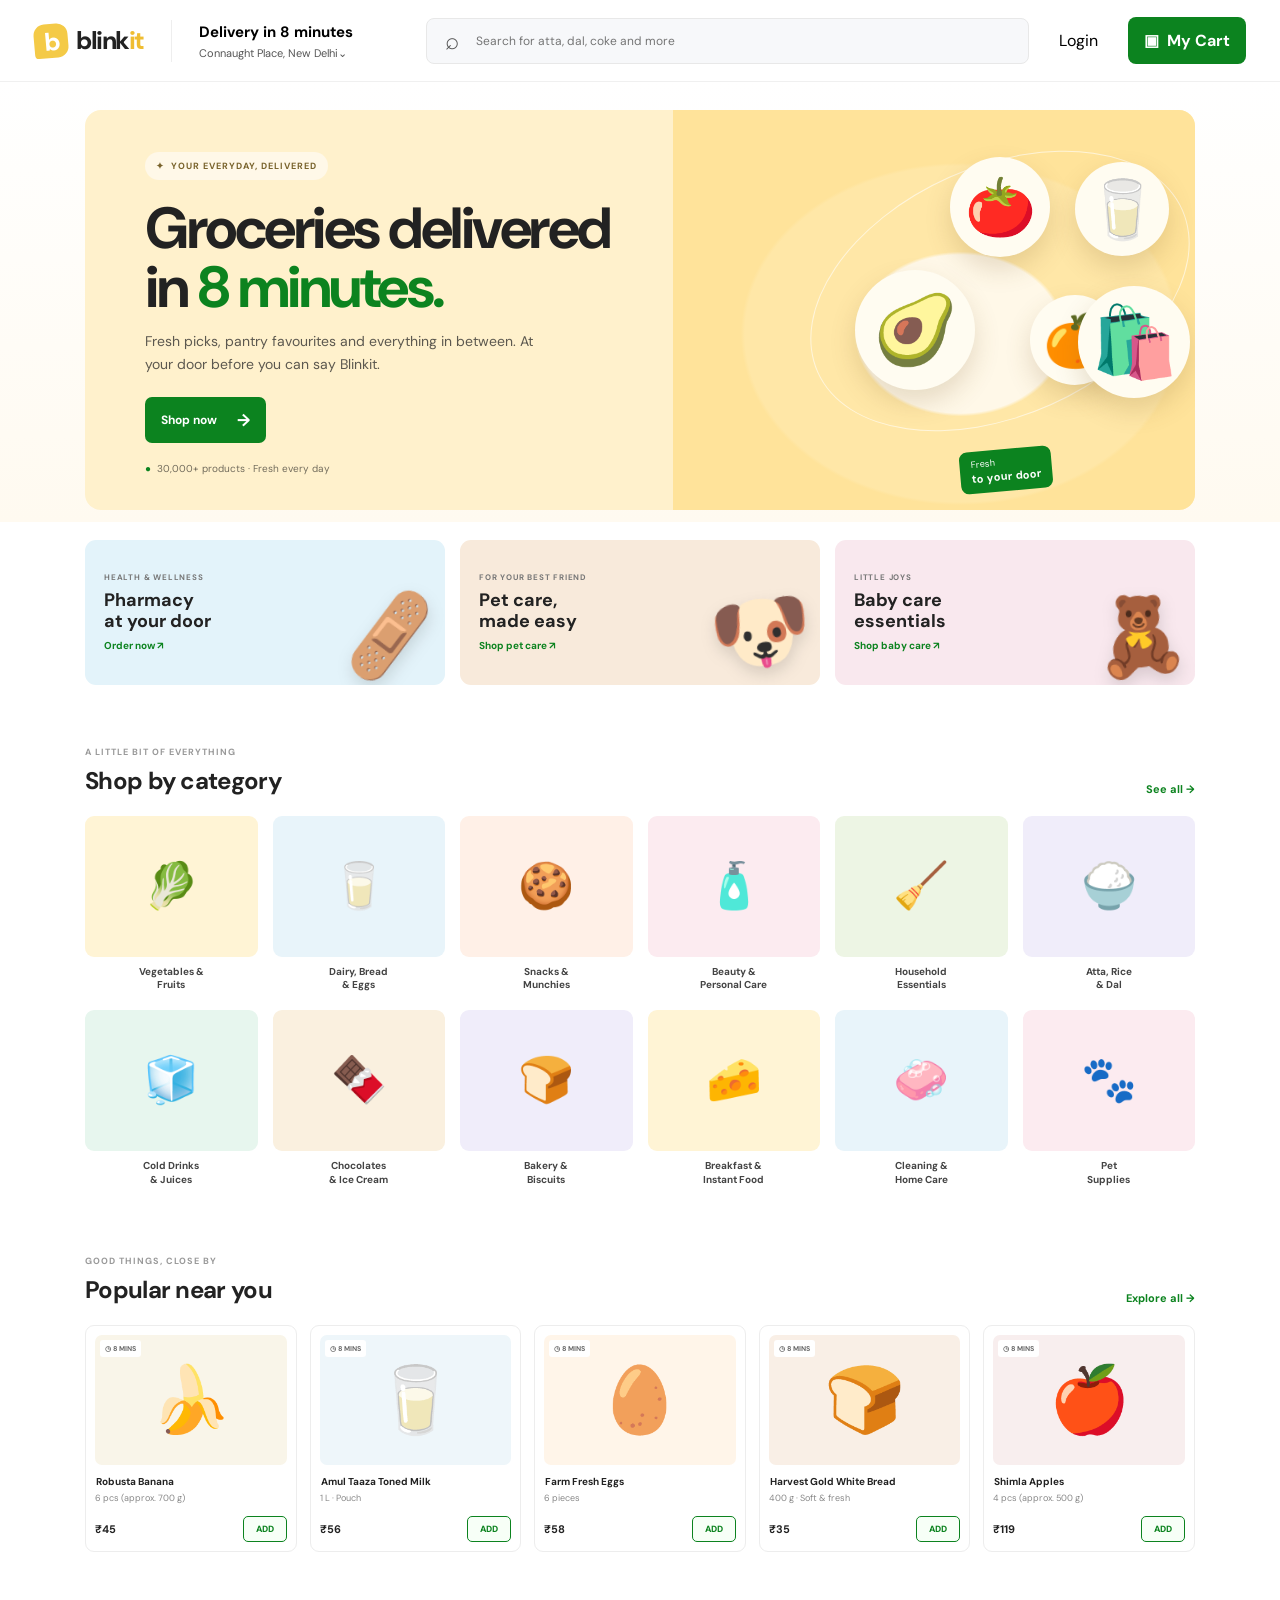
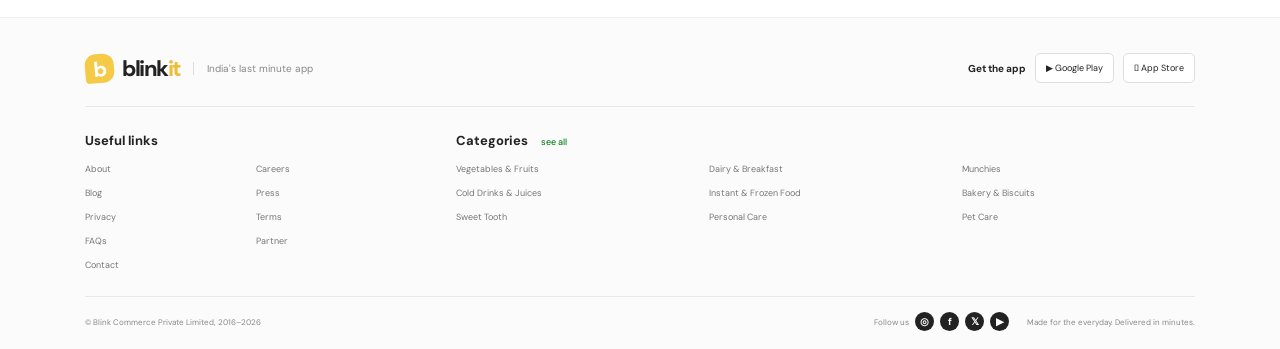
<file: index.html>
<!doctype html>
<html lang="en">
  <head>
    <meta charset="utf-8" />
    <meta name="viewport" content="width=device-width, initial-scale=1" />
    <meta name="theme-color" content="#fff" />
    <title>Blinkit | Groceries delivered in minutes</title>
    <link rel="preconnect" href="https://fonts.googleapis.com" />
    <link rel="preconnect" href="https://fonts.gstatic.com" crossorigin />
    <link
      href="https://fonts.googleapis.com/css2?family=DM+Sans:wght@400;500;600;700;800&display=swap"
      rel="stylesheet"
    />
    <link rel="stylesheet" href="./style.css">
  </head>
  <body>
    <header class="header">
      <a class="logo" href="#home"
        ><span class="mark">b</span
        ><span>blink<span class="it">it</span></span></a
      ><span class="divider"></span
      ><button class="delivery">
        <b>Delivery in 8 minutes</b><small>Connaught Place, New Delhi⌄</small>
      </button>
      <form class="search" action="#categories">
        <button aria-label="Search">⌕</button
        ><input
          aria-label="Search products"
          placeholder="Search for atta, dal, coke and more"
        />
      </form>
      <button class="login">Login</button
      ><button class="cart">▣ &nbsp;My Cart</button>
    </header>
    <main id="home">
      <section class="hero-wrap">
        <div class="hero">
          <div class="hero-copy">
            <span class="eyebrow">✦ &nbsp;YOUR EVERYDAY, DELIVERED</span>
            <h1>Groceries delivered<br />in <em>8 minutes.</em></h1>
            <p>
              Fresh picks, pantry favourites and everything in between. At your
              door before you can say Blinkit.
            </p>
            <a class="primary" href="#categories">Shop now <b>→</b></a
            ><small class="proof"
              >● &nbsp;30,000+ products · Fresh every day</small
            >
          </div>
          <div class="hero-art" aria-label="Fresh groceries">
            <i class="orbit"></i><span class="food tomato">🍅</span
            ><span class="food avocado">🥑</span
            ><span class="food orange">🍊</span><span class="food milk">🥛</span
            ><span class="food basket">🛍️</span
            ><span class="tag">Fresh<br /><b>to your door</b></span>
          </div>
        </div>
      </section>
      <section class="promos" aria-label="Popular departments">
        <a class="promo pharmacy" href="#categories"
          ><span
            ><small>HEALTH & WELLNESS</small><b>Pharmacy<br />at your door</b
            ><strong>Order now ↗</strong></span
          ><i>🩹</i></a
        ><a class="promo pets" href="#categories"
          ><span
            ><small>FOR YOUR BEST FRIEND</small><b>Pet care,<br />made easy</b
            ><strong>Shop pet care ↗</strong></span
          ><i>🐶</i></a
        ><a class="promo baby" href="#categories"
          ><span
            ><small>LITTLE JOYS</small><b>Baby care<br />essentials</b
            ><strong>Shop baby care ↗</strong></span
          ><i>🧸</i></a
        >
      </section>
      <section class="section" id="categories">
        <div class="heading">
          <div>
            <small>A LITTLE BIT OF EVERYTHING</small>
            <h2>Shop by category</h2>
          </div>
          <a href="#products">See all →</a>
        </div>
        <div class="category-grid">
          <a class="category" href="#products"
            ><i class="c-yellow">🥬</i><b>Vegetables &<br />Fruits</b></a
          ><a class="category" href="#products"
            ><i class="c-blue">🥛</i><b>Dairy, Bread<br />& Eggs</b></a
          ><a class="category" href="#products"
            ><i class="c-peach">🍪</i><b>Snacks &<br />Munchies</b></a
          ><a class="category" href="#products"
            ><i class="c-pink">🧴</i><b>Beauty &<br />Personal Care</b></a
          ><a class="category" href="#products"
            ><i class="c-green">🧹</i><b>Household<br />Essentials</b></a
          ><a class="category" href="#products"
            ><i class="c-lilac">🍚</i><b>Atta, Rice<br />& Dal</b></a
          ><a class="category" href="#products"
            ><i class="c-mint">🧊</i><b>Cold Drinks<br />& Juices</b></a
          ><a class="category" href="#products"
            ><i class="c-cream">🍫</i><b>Chocolates<br />& Ice Cream</b></a
          ><a class="category" href="#products"
            ><i class="c-lilac">🍞</i><b>Bakery &<br />Biscuits</b></a
          ><a class="category" href="#products"
            ><i class="c-yellow">🧀</i><b>Breakfast &<br />Instant Food</b></a
          ><a class="category" href="#products"
            ><i class="c-blue">🧼</i><b>Cleaning &<br />Home Care</b></a
          ><a class="category" href="#products"
            ><i class="c-pink">🐾</i><b>Pet<br />Supplies</b></a
          >
        </div>
      </section>
      <section class="section popular" id="products">
        <div class="heading">
          <div>
            <small>GOOD THINGS, CLOSE BY</small>
            <h2>Popular near you</h2>
          </div>
          <a href="#categories">Explore all →</a>
        </div>
        <div class="products">
          <article class="product">
            <i class="p-art p1">🍌</i><small class="time">◷ 8 MINS</small
            ><b>Robusta Banana</b><small>6 pcs (approx. 700 g)</small>
            <div><strong>₹45</strong><button>ADD</button></div>
          </article>
          <article class="product">
            <i class="p-art p2">🥛</i><small class="time">◷ 8 MINS</small
            ><b>Amul Taaza Toned Milk</b><small>1 L · Pouch</small>
            <div><strong>₹56</strong><button>ADD</button></div>
          </article>
          <article class="product">
            <i class="p-art p3">🥚</i><small class="time">◷ 8 MINS</small
            ><b>Farm Fresh Eggs</b><small>6 pieces</small>
            <div><strong>₹58</strong><button>ADD</button></div>
          </article>
          <article class="product">
            <i class="p-art p4">🍞</i><small class="time">◷ 8 MINS</small
            ><b>Harvest Gold White Bread</b><small>400 g · Soft & fresh</small>
            <div><strong>₹35</strong><button>ADD</button></div>
          </article>
          <article class="product">
            <i class="p-art p5">🍎</i><small class="time">◷ 8 MINS</small
            ><b>Shimla Apples</b><small>4 pcs (approx. 500 g)</small>
            <div><strong>₹119</strong><button>ADD</button></div>
          </article>
        </div>
      </section>
    </main>
    <footer>
      <div class="footer-top">
        <a class="logo" href="#home"
          ><span class="mark">b</span
          ><span>blink<span class="it">it</span></span></a
        ><span class="tagline">India's last minute app</span>
        <div class="apps">
          <b>Get the app</b><a href="#footer">▶ Google Play</a
          ><a href="#footer"> App Store</a>
        </div>
      </div>
      <div class="footer-columns" id="footer">
        <section>
          <h3>Useful links</h3>
          <div class="links">
            <a href="#home">About</a><a href="#home">Careers</a
            ><a href="#home">Blog</a><a href="#home">Press</a
            ><a href="#home">Privacy</a><a href="#home">Terms</a
            ><a href="#home">FAQs</a><a href="#home">Partner</a
            ><a href="#home">Contact</a>
          </div>
        </section>
        <section>
          <h3>Categories <a href="#categories">see all</a></h3>
          <div class="links">
            <a href="#categories">Vegetables & Fruits</a
            ><a href="#categories">Dairy & Breakfast</a
            ><a href="#categories">Munchies</a
            ><a href="#categories">Cold Drinks & Juices</a
            ><a href="#categories">Instant & Frozen Food</a
            ><a href="#categories">Bakery & Biscuits</a
            ><a href="#categories">Sweet Tooth</a
            ><a href="#categories">Personal Care</a
            ><a href="#categories">Pet Care</a>
          </div>
        </section>
      </div>
      <div class="footer-bottom">
        <span>© Blink Commerce Private Limited, 2016–2026</span
        ><span class="social"
          >Follow us &nbsp; <b>◎</b> &nbsp; <b>f</b> &nbsp; <b>𝕏</b> &nbsp;
          <b>▶</b></span
        ><span>Made for the everyday. Delivered in minutes.</span>
      </div>
    </footer>
  </body>
</html>
</file>
<file: style.css>
:root {
  --green: #0c831f;
  --ink: #222;
  --muted: #777;
  --line: #eee;
  --max: 1110px;
}
* {
  box-sizing: border-box;
}
html {
  scroll-behavior: smooth;
}
body {
  margin: 0;
  color: var(--ink);
  font-family: "DM Sans", Arial, sans-serif;
  -webkit-font-smoothing: antialiased;
}
a {
  color: inherit;
  text-decoration: none;
}
button,
input {
  font: inherit;
}
.header {
  height: 82px;
  max-width: 1440px;
  margin: auto;
  padding: 0 34px;
  display: flex;
  align-items: center;
  gap: 27px;
  border-bottom: 1px solid #f0f0f0;
  position: sticky;
  top: 0;
  background: #fff;
  z-index: 10;
}
.logo {
  display: flex;
  align-items: center;
  gap: 8px;
  font-size: 25px;
  font-weight: 800;
  letter-spacing: -1.5px;
  white-space: nowrap;
}
.mark {
  display: grid;
  place-items: center;
  width: 34px;
  height: 34px;
  background: #f4ca47;
  color: #fff;
  border-radius: 11px 11px 11px 4px;
  font-size: 25px;
  transform: rotate(-5deg);
}
.it {
  color: #efbd32;
}
.divider {
  height: 42px;
  width: 1px;
  background: #eee;
}
.delivery {
  padding: 0;
  border: 0;
  background: none;
  text-align: left;
  min-width: 200px;
  cursor: pointer;
}
.delivery b,
.delivery small {
  display: block;
}
.delivery b {
  font-size: 15px;
  margin-bottom: 4px;
}
.delivery small {
  font-size: 11px;
  color: #555;
}
.search {
  display: flex;
  align-items: center;
  gap: 9px;
  flex: 1;
  height: 46px;
  min-width: 120px;
  padding: 0 12px;
  border: 1px solid #e8e8e8;
  border-radius: 8px;
  background: #f7f8fa;
}
.search button {
  border: 0;
  background: none;
  font-size: 24px;
  color: #555;
}
.search input {
  width: 100%;
  min-width: 0;
  border: 0;
  outline: 0;
  background: none;
  font-size: 12px;
}
.login {
  border: 0;
  background: none;
  padding: 10px 3px;
  cursor: pointer;
}
.cart {
  border: 0;
  background: var(--green);
  border-radius: 8px;
  color: white;
  padding: 13px 16px;
  font-weight: 700;
  white-space: nowrap;
}
.hero-wrap {
  padding: 28px 34px 12px;
  background: linear-gradient(#fff, #fffaf0);
}
.hero {
  max-width: var(--max);
  min-height: 360px;
  margin: auto;
  position: relative;
  overflow: hidden;
  border-radius: 16px;
  background: #fff1cc;
}
.hero-copy {
  position: relative;
  z-index: 1;
  width: 58%;
  padding: 42px 0 35px 60px;
}
.eyebrow {
  display: inline-block;
  padding: 8px 11px;
  background: #fff8e8;
  border-radius: 18px;
  color: #79632c;
  font-size: 9px;
  font-weight: 700;
  letter-spacing: 1px;
}
.hero h1 {
  font-size: clamp(40px, 5vw, 58px);
  line-height: 1.02;
  letter-spacing: -2.5px;
  margin: 19px 0 13px;
}
.hero h1 em {
  font-style: normal;
  color: var(--green);
}
.hero-copy p {
  max-width: 390px;
  font-size: 14px;
  color: #5c584f;
  line-height: 1.65;
  margin: 0 0 20px;
}
.primary {
  display: inline-flex;
  align-items: center;
  gap: 20px;
  background: var(--green);
  color: #fff;
  border-radius: 7px;
  padding: 12px 16px;
  font-weight: 700;
  font-size: 12px;
}
.primary b {
  font-size: 17px;
}
.proof {
  display: block;
  color: #726c5c;
  font-size: 10px;
  margin-top: 19px;
}
.proof:first-letter {
  color: var(--green);
}
.hero-art {
  position: absolute;
  right: 0;
  top: 0;
  width: 47%;
  height: 100%;
  overflow: hidden;
  background: radial-gradient(
    ellipse at 55% 56%,
    #fff8e8 0 25%,
    #ffe7a7 26% 53%,
    #ffe39a 54%
  );
}
.orbit {
  position: absolute;
  width: 400px;
  height: 250px;
  right: -5px;
  top: 56px;
  border: 1px solid #fff9;
  border-radius: 50%;
  transform: rotate(-24deg);
}
.food {
  position: absolute;
  display: grid;
  place-items: center;
  border-radius: 50%;
  background: #fffcf1;
  box-shadow: 0 12px 26px #795a2530;
}
.tomato {
  font-size: 57px;
  width: 100px;
  height: 100px;
  top: 47px;
  right: 145px;
}
.avocado {
  font-size: 68px;
  width: 120px;
  height: 120px;
  top: 160px;
  right: 220px;
}
.orange {
  font-size: 51px;
  width: 90px;
  height: 90px;
  top: 185px;
  right: 75px;
}
.milk {
  font-size: 57px;
  width: 94px;
  height: 94px;
  top: 52px;
  right: 26px;
}
.basket {
  font-size: 70px;
  width: 112px;
  height: 112px;
  top: 176px;
  right: 5px;
}
.tag {
  position: absolute;
  right: 143px;
  bottom: 18px;
  background: var(--green);
  color: white;
  border-radius: 8px;
  padding: 8px 11px;
  font-size: 9px;
  line-height: 1.3;
  transform: rotate(-5deg);
}
.tag b {
  font-size: 11px;
}
.promos {
  max-width: var(--max);
  padding: 0 0;
  margin: 18px auto 54px;
  display: grid;
  grid-template-columns: repeat(3, 1fr);
  gap: 15px;
}
.promo {
  min-height: 145px;
  border-radius: 11px;
  padding: 19px;
  position: relative;
  overflow: hidden;
  display: flex;
  align-items: center;
}
.pharmacy {
  background: #e3f3fa;
}
.pets {
  background: #f8eadb;
}
.baby {
  background: #f9e8ee;
}
.promo > span {
  position: relative;
  z-index: 1;
}
.promo small,
.promo b,
.promo strong {
  display: block;
}
.promo small {
  font-size: 8px;
  letter-spacing: 0.8px;
  color: #777;
  font-weight: 700;
}
.promo b {
  font-size: 18px;
  line-height: 1.15;
  margin: 8px 0;
}
.promo strong {
  font-size: 10px;
  color: var(--green);
}
.promo i {
  position: absolute;
  right: 8px;
  bottom: 0;
  font-size: 76px;
  font-style: normal;
  filter: drop-shadow(0 7px 8px #0002);
  transform: rotate(-8deg);
}
.pets i {
  font-size: 82px;
}
.section {
  max-width: var(--max);
  padding: 0;
  margin: 0 auto;
}
.heading {
  display: flex;
  align-items: end;
  justify-content: space-between;
  margin-bottom: 20px;
}
.heading small {
  font-size: 9px;
  font-weight: 700;
  letter-spacing: 1px;
  color: #999;
}
.heading h2 {
  font-size: 24px;
  letter-spacing: -0.7px;
  margin: 5px 0 0;
}
.heading > a {
  font-size: 11px;
  color: var(--green);
  font-weight: 700;
}
.category-grid {
  display: grid;
  grid-template-columns: repeat(6, 1fr);
  gap: 18px 15px;
}
.category {
  display: flex;
  flex-direction: column;
  align-items: center;
  gap: 8px;
  text-align: center;
  color: #444;
  font-size: 10px;
  line-height: 1.35;
}
.category i {
  width: 100%;
  aspect-ratio: 1.22;
  background: #f5f2e9;
  border-radius: 9px;
  display: grid;
  place-items: center;
  font-size: 45px;
  font-style: normal;
  transition: transform 0.2s;
}
.category:hover i {
  transform: scale(1.04);
}
.c-yellow {
  background: #fff4d5 !important;
}
.c-blue {
  background: #e8f4fa !important;
}
.c-peach {
  background: #fff0e7 !important;
}
.c-pink {
  background: #fcebf0 !important;
}
.c-green {
  background: #edf5e4 !important;
}
.c-lilac {
  background: #f0edfa !important;
}
.c-mint {
  background: #e7f6ee !important;
}
.c-cream {
  background: #faf0df !important;
}
.popular {
  padding-top: 62px;
  padding-bottom: 65px;
}
.products {
  display: grid;
  grid-template-columns: repeat(5, 1fr);
  gap: 13px;
}
.product {
  position: relative;
  border: 1px solid #ededed;
  border-radius: 9px;
  padding: 9px;
  min-width: 0;
}
.p-art {
  height: 130px;
  border-radius: 7px;
  display: grid;
  place-items: center;
  font-size: 65px;
  font-style: normal;
}
.p1 {
  background: #f9f5e9;
}
.p2 {
  background: #eef6fa;
}
.p3 {
  background: #fff5e9;
}
.p4 {
  background: #f9efe6;
}
.p5 {
  background: #f8eeee;
}
.time {
  position: absolute;
  top: 14px;
  left: 14px;
  padding: 4px 5px;
  background: #fff;
  border-radius: 3px;
  font-size: 7px;
  font-weight: 700;
  color: #666;
}
.product > b,
.product > small:not(.time) {
  display: block;
  white-space: nowrap;
  overflow: hidden;
  text-overflow: ellipsis;
}
.product > b {
  font-size: 10px;
  margin: 10px 1px 4px;
}
.product > small:not(.time) {
  font-size: 9px;
  color: #888;
}
.product > div {
  display: flex;
  align-items: center;
  justify-content: space-between;
  margin-top: 12px;
}
.product > div strong {
  font-size: 11px;
}
.product button {
  padding: 6px 12px;
  color: var(--green);
  background: #f7fff7;
  border: 1px solid var(--green);
  border-radius: 5px;
  font-size: 9px;
  font-weight: 800;
}
footer {
  background: #fbfbfb;
  border-top: 1px solid #eee;
  padding: 35px max(34px, calc((100% - 1110px) / 2)) 18px;
}
.footer-top {
  display: flex;
  align-items: center;
  gap: 13px;
  padding-bottom: 23px;
  border-bottom: 1px solid #e9e9e9;
}
.footer-top .logo {
  font-size: 22px;
}
.footer-top .mark {
  width: 29px;
  height: 29px;
  font-size: 21px;
}
.tagline {
  font-size: 10px;
  color: #888;
  border-left: 1px solid #ddd;
  padding-left: 13px;
}
.apps {
  display: flex;
  align-items: center;
  gap: 9px;
  margin-left: auto;
  font-size: 10px;
}
.apps a {
  padding: 8px 10px;
  border: 1px solid #ddd;
  background: white;
  border-radius: 5px;
  font-size: 9px;
}
.footer-columns {
  display: grid;
  grid-template-columns: 1fr 2.3fr;
  gap: 50px;
  padding: 25px 0;
  border-bottom: 1px solid #e9e9e9;
}
.footer-columns h3 {
  font-size: 13px;
  margin: 0 0 14px;
}
.footer-columns h3 a {
  font-size: 9px;
  color: var(--green);
  font-weight: 500;
  margin-left: 10px;
}
.links {
  display: grid;
  grid-template-columns: repeat(3, 1fr);
  gap: 12px 20px;
}
.footer-columns section:first-child .links {
  grid-template-columns: repeat(2, 1fr);
}
.links a {
  font-size: 9px;
  color: #777;
}
.footer-bottom {
  display: flex;
  align-items: center;
  gap: 18px;
  padding-top: 15px;
  color: #888;
  font-size: 8px;
}
.social {
  margin-left: auto;
}
.social b {
  display: inline-grid;
  place-items: center;
  width: 19px;
  height: 19px;
  border-radius: 50%;
  background: #222;
  color: white;
  font-size: 10px;
}
@media (max-width: 900px) {
  .header {
    height: 72px;
    padding: 0 18px;
    gap: 14px;
  }
  .delivery {
    min-width: 165px;
  }
  .delivery b {
    font-size: 13px;
  }
  .delivery small {
    font-size: 9px;
  }
  .hero-wrap {
    padding: 22px 20px 10px;
  }
  .hero {
    min-height: 320px;
  }
  .hero-copy {
    padding-left: 38px;
    width: 60%;
  }
  .hero h1 {
    font-size: 46px;
  }
  .hero-art {
    width: 44%;
  }
  .tomato {
    right: 100px;
  }
  .avocado {
    right: 150px;
  }
  .orange {
    right: 40px;
  }
  .milk {
    right: 4px;
  }
  .basket {
    right: 0;
  }
  .tag {
    right: 95px;
  }
  .promos {
    margin: 16px 20px 46px;
    gap: 10px;
  }
  .promo {
    padding: 14px;
    min-height: 130px;
  }
  .promo b {
    font-size: 15px;
  }
  .promo i {
    font-size: 65px;
  }
  .section {
    margin: 0 20px;
  }
  .category-grid {
    grid-template-columns: repeat(4, 1fr);
  }
  .products {
    grid-template-columns: repeat(3, 1fr);
  }
  footer {
    padding-inline: 25px;
  }
}
@media (max-width: 600px) {
  .header {
    height: auto;
    min-height: 110px;
    padding: 11px 14px;
    display: grid;
    grid-template-columns: 1fr auto auto;
    grid-template-rows: 34px 40px;
    gap: 8px 10px;
  }
  .logo {
    font-size: 21px;
  }
  .mark {
    width: 28px;
    height: 28px;
    font-size: 20px;
  }
  .divider {
    display: none;
  }
  .delivery {
    min-width: 0;
    grid-column: 2;
    grid-row: 1;
  }
  .delivery b {
    font-size: 11px;
    margin-bottom: 2px;
  }
  .delivery small {
    display: block;
    max-width: 130px;
    white-space: nowrap;
    overflow: hidden;
    text-overflow: ellipsis;
    font-size: 8px;
  }
  .login {
    grid-column: 3;
    grid-row: 1;
    font-size: 11px;
  }
  .search {
    grid-column: 1/3;
    grid-row: 2;
    height: 39px;
    padding: 0 7px;
    gap: 5px;
  }
  .search button {
    font-size: 21px;
  }
  .search input {
    font-size: 10px;
  }
  .cart {
    grid-column: 3;
    grid-row: 2;
    padding: 10px 9px;
    font-size: 10px;
  }
  .hero-wrap {
    padding: 13px 11px 5px;
  }
  .hero {
    min-height: 425px;
  }
  .hero-copy {
    width: 100%;
    padding: 23px 17px 0;
  }
  .eyebrow {
    font-size: 7px;
    padding: 6px 8px;
  }
  .hero h1 {
    font-size: 38px;
    letter-spacing: -1.8px;
    margin: 13px 0 8px;
  }
  .hero-copy p {
    font-size: 10px;
    line-height: 1.55;
    max-width: 270px;
    margin-bottom: 12px;
  }
  .primary {
    font-size: 10px;
    padding: 9px 12px;
  }
  .proof {
    font-size: 8px;
    margin-top: 11px;
  }
  .hero-art {
    width: 100%;
    height: 51%;
    top: auto;
    bottom: 0;
  }
  .orbit {
    width: 310px;
    height: 190px;
    top: 19px;
    right: 5%;
  }
  .tomato {
    width: 72px;
    height: 72px;
    font-size: 41px;
    top: 4px;
    right: 39%;
  }
  .avocado {
    width: 85px;
    height: 85px;
    font-size: 48px;
    top: 61px;
    right: 51%;
  }
  .orange {
    width: 68px;
    height: 68px;
    font-size: 39px;
    top: 68px;
    right: 20%;
  }
  .milk {
    width: 69px;
    height: 69px;
    font-size: 43px;
    top: 1px;
    right: 9%;
  }
  .basket {
    width: 80px;
    height: 80px;
    font-size: 51px;
    top: 69px;
    right: 1%;
  }
  .tag {
    right: 36%;
    bottom: 7px;
    padding: 5px 8px;
    font-size: 7px;
  }
  .tag b {
    font-size: 8px;
  }
  .promos {
    margin: 11px 11px 36px;
    grid-template-columns: 1fr;
    gap: 8px;
  }
  .promo {
    min-height: 106px;
    padding: 12px 16px;
  }
  .promo b {
    font-size: 16px;
    margin: 5px 0;
  }
  .promo i {
    font-size: 63px;
    right: 13px;
  }
  .pets i {
    font-size: 68px;
  }
  .section {
    margin: 0 13px;
  }
  .heading {
    margin-bottom: 14px;
  }
  .heading h2 {
    font-size: 20px;
  }
  .heading small {
    font-size: 7px;
  }
  .heading > a {
    font-size: 9px;
  }
  .category-grid {
    grid-template-columns: repeat(3, 1fr);
    gap: 14px 10px;
  }
  .category {
    font-size: 9px;
    gap: 6px;
  }
  .category i {
    aspect-ratio: 1.1;
    font-size: 38px;
    border-radius: 7px;
  }
  .popular {
    padding-top: 39px;
    padding-bottom: 42px;
  }
  .products {
    grid-template-columns: repeat(2, 1fr);
    gap: 8px;
  }
  .p-art {
    height: 105px;
    font-size: 55px;
  }
  .product {
    padding: 7px;
  }
  .product > b {
    font-size: 9px;
  }
  .product > small:not(.time) {
    font-size: 8px;
  }
  .product > div {
    margin-top: 8px;
  }
  .product > div strong {
    font-size: 10px;
  }
  .product button {
    padding: 5px 9px;
    font-size: 8px;
  }
  footer {
    padding: 23px 14px 14px;
  }
  .footer-top {
    flex-wrap: wrap;
    gap: 8px;
    padding-bottom: 16px;
  }
  .footer-top .logo {
    font-size: 19px;
  }
  .footer-top .mark {
    width: 26px;
    height: 26px;
    font-size: 18px;
  }
  .tagline {
    font-size: 8px;
    padding-left: 8px;
  }
  .apps {
    width: 100%;
    margin: 5px 0 0;
    gap: 6px;
  }
  .apps b {
    margin-right: auto;
  }
  .apps a {
    font-size: 8px;
    padding: 6px 7px;
  }
  .footer-columns {
    grid-template-columns: 1fr;
    gap: 22px;
    padding: 19px 0;
  }
  .footer-columns h3 {
    font-size: 12px;
    margin-bottom: 10px;
  }
  .links {
    gap: 10px 12px;
  }
  .links a {
    font-size: 8px;
  }
  .footer-bottom {
    flex-wrap: wrap;
    gap: 10px;
    font-size: 7px;
  }
  .social {
    margin-left: auto;
  }
  .footer-bottom > span:last-child {
    width: 100%;
  }
}
@media (max-width: 360px) {
  .header {
    padding-inline: 10px;
    gap: 7px;
  }
  .delivery small {
    max-width: 105px;
  }
  .hero h1 {
    font-size: 34px;
  }
  .category i {
    font-size: 33px;
  }
}
@media (max-width: 600px) {
  .header {
    grid-template-columns: minmax(0, 1fr) auto auto;
    column-gap: 6px;
    width: 100%;
    overflow: hidden;
  }
  .delivery {
    width: 126px;
    max-width: 126px;
    overflow: hidden;
  }
  .delivery b {
    font-size: 10px;
    letter-spacing: -0.25px;
  }
  .delivery small {
    max-width: 126px;
  }
  .login {
    font-size: 10px;
  }
  .cart {
    font-size: 9px;
    padding-inline: 7px;
    gap: 2px;
  }
  .hero {
    min-height: 470px;
  }
  .hero-art {
    height: 43%;
  }
  .hero-copy {
    padding-top: 21px;
  }
  .hero h1 {
    font-size: 36px;
    margin: 11px 0 7px;
  }
  .hero-copy p {
    max-width: 255px;
  }
  .proof {
    margin-top: 9px;
  }
}
@media (max-width: 600px) {
  .header {
    grid-template-columns: 100px minmax(0, 1fr) auto;
    column-gap: 6px;
    width: 100%;
    padding-left: 12px;
    padding-right: 12px;
  }
  .header .delivery {
    grid-column: 2;
    width: 100%;
    max-width: 100%;
    min-width: 0;
  }
  .header .delivery b {
    overflow: hidden;
    text-overflow: ellipsis;
    white-space: nowrap;
  }
  .header .delivery small {
    max-width: 100%;
    overflow: hidden;
    text-overflow: ellipsis;
  }
  .header .search {
    grid-column: 1/3;
    min-width: 0;
  }
  .section {
    width: auto;
    max-width: none;
  }
  .category-grid {
    grid-template-columns: repeat(3, minmax(0, 1fr));
  }
  .category {
    min-width: 0;
  }
  .products {
    grid-template-columns: repeat(2, minmax(0, 1fr));
  }
  .product {
    min-width: 0;
  }
}
</file>
